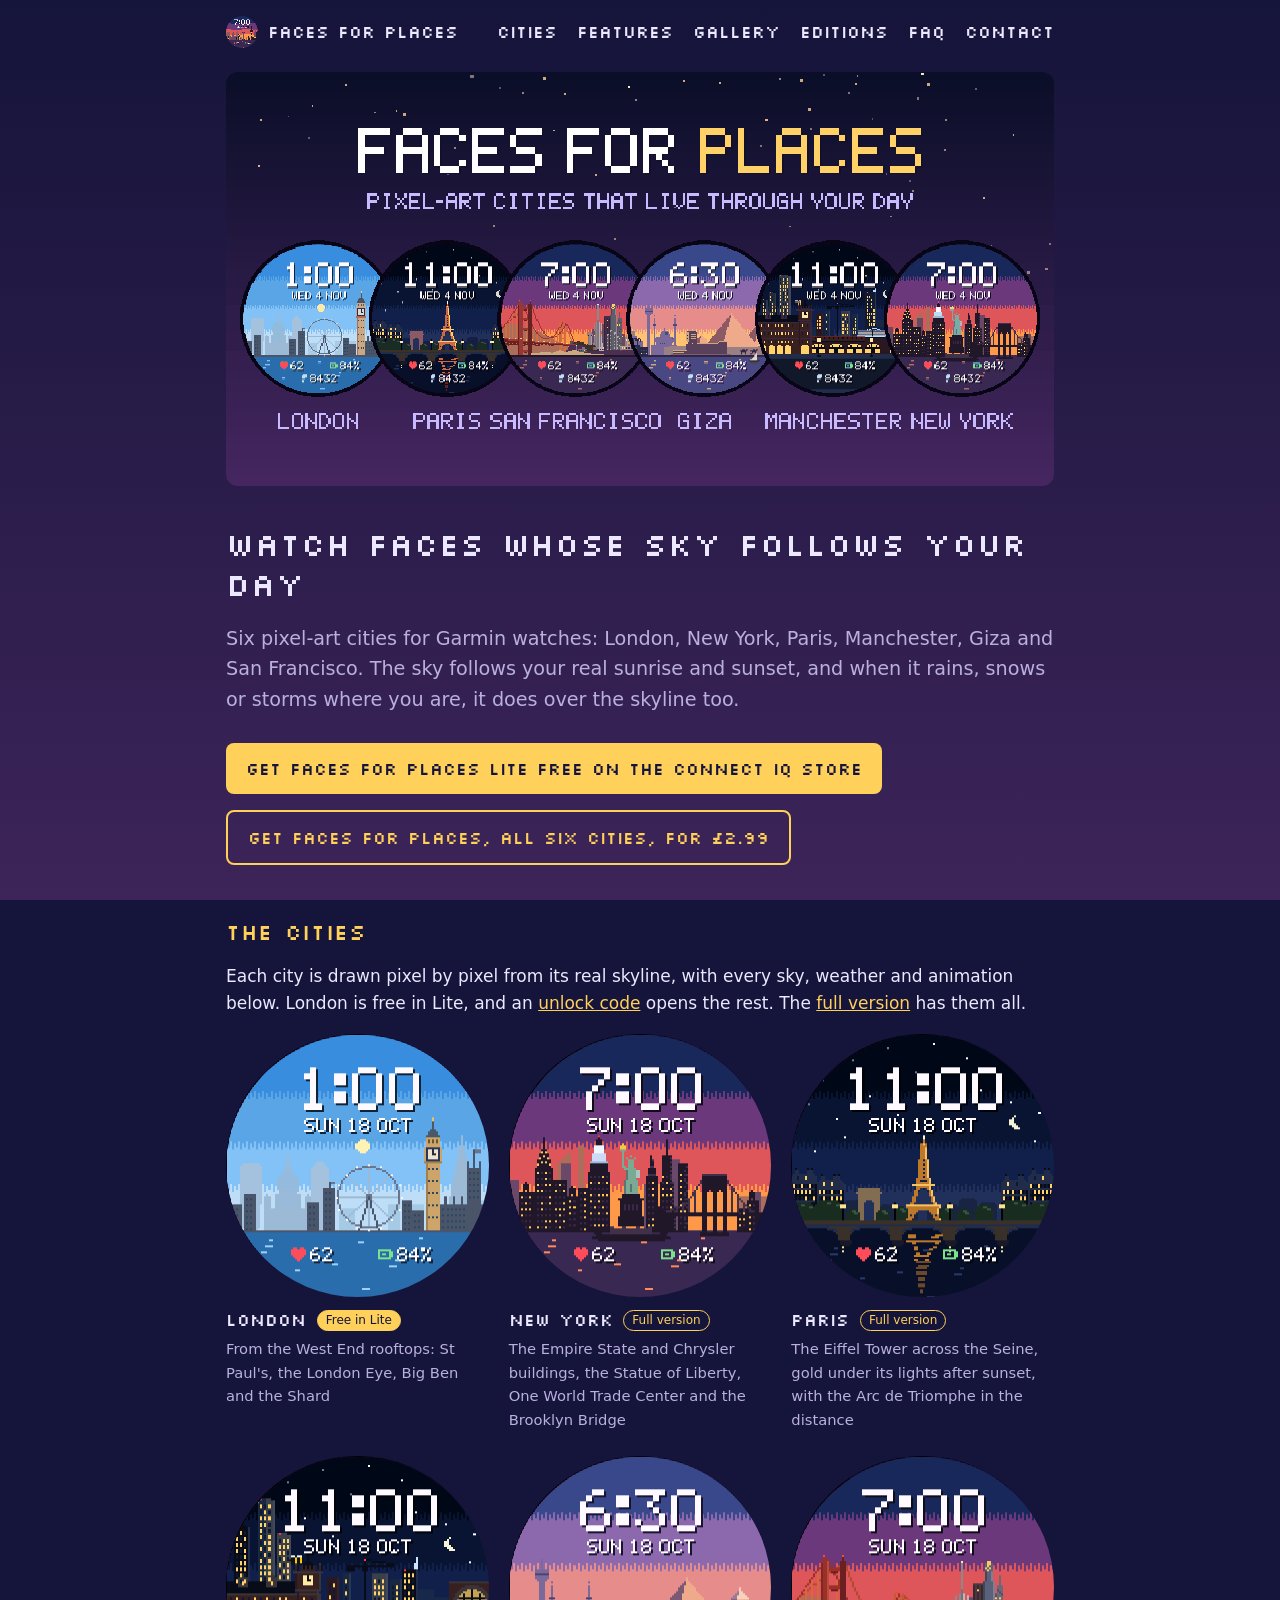
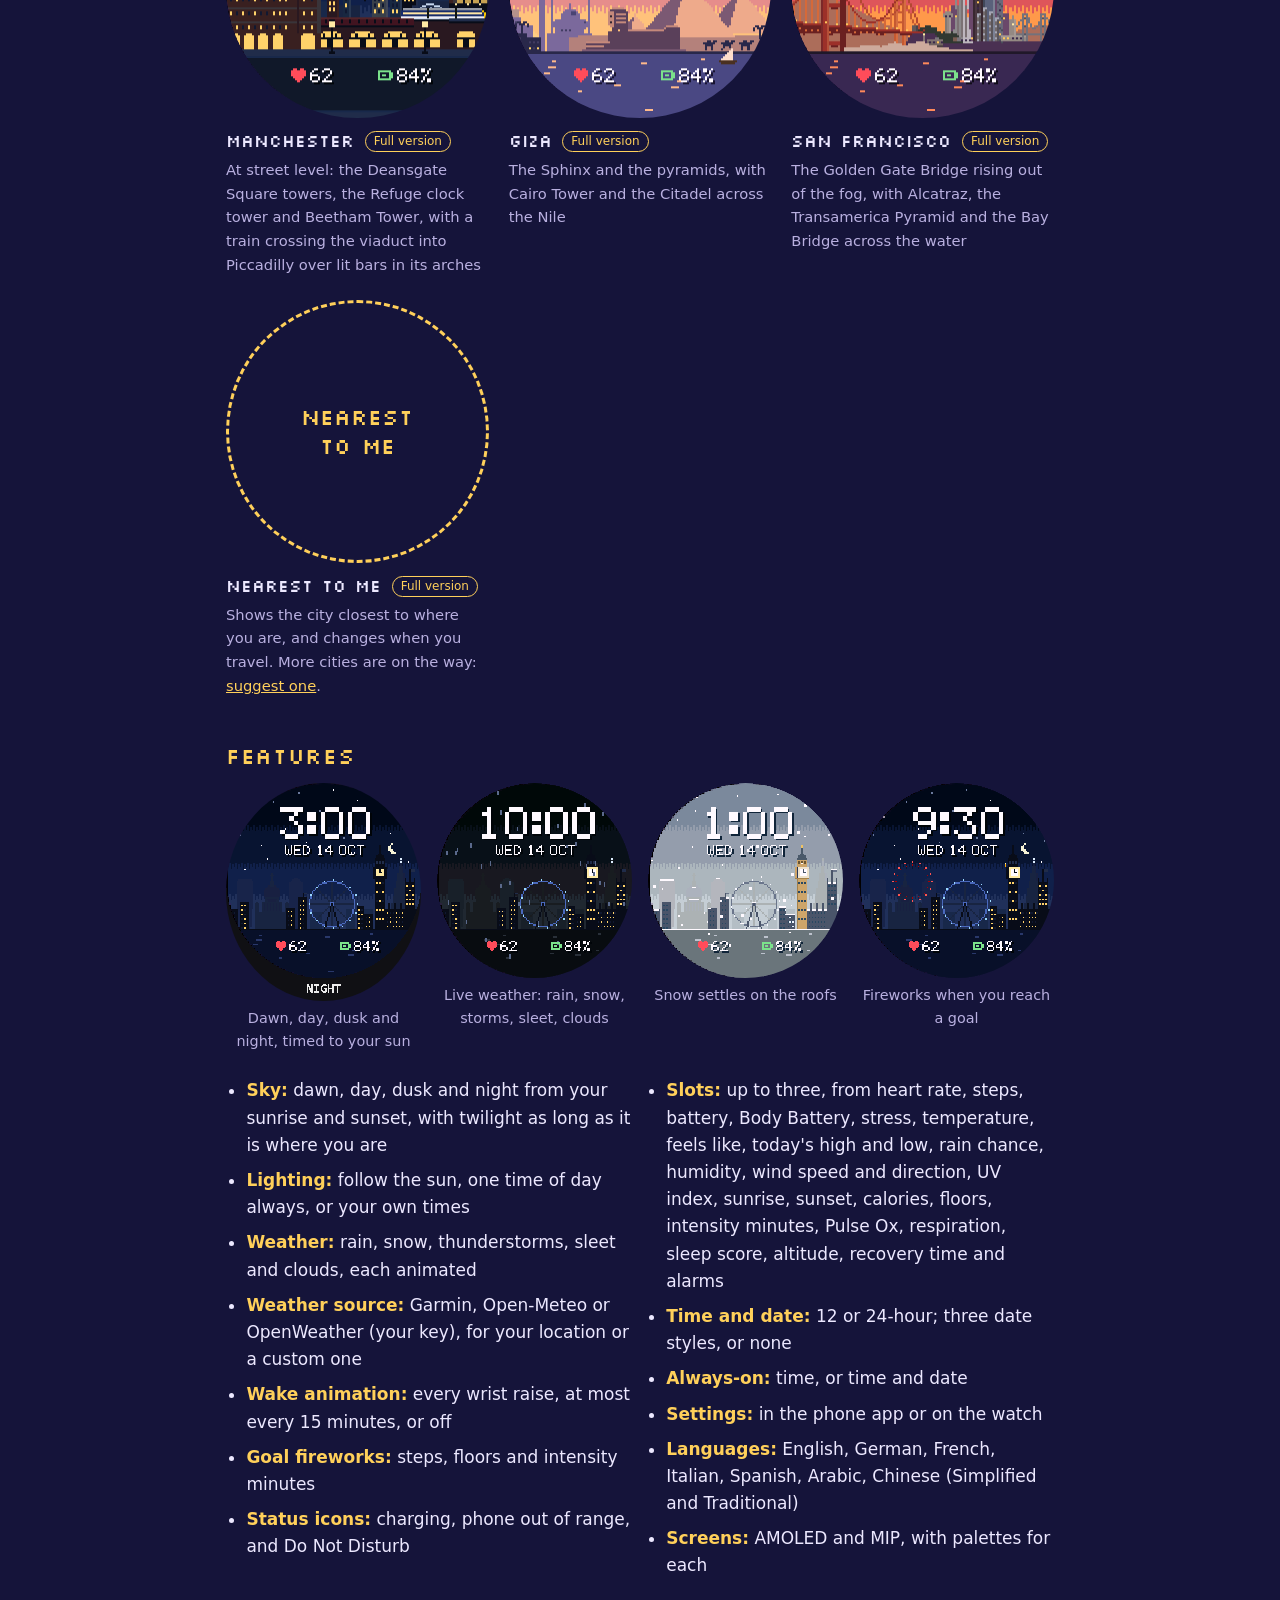
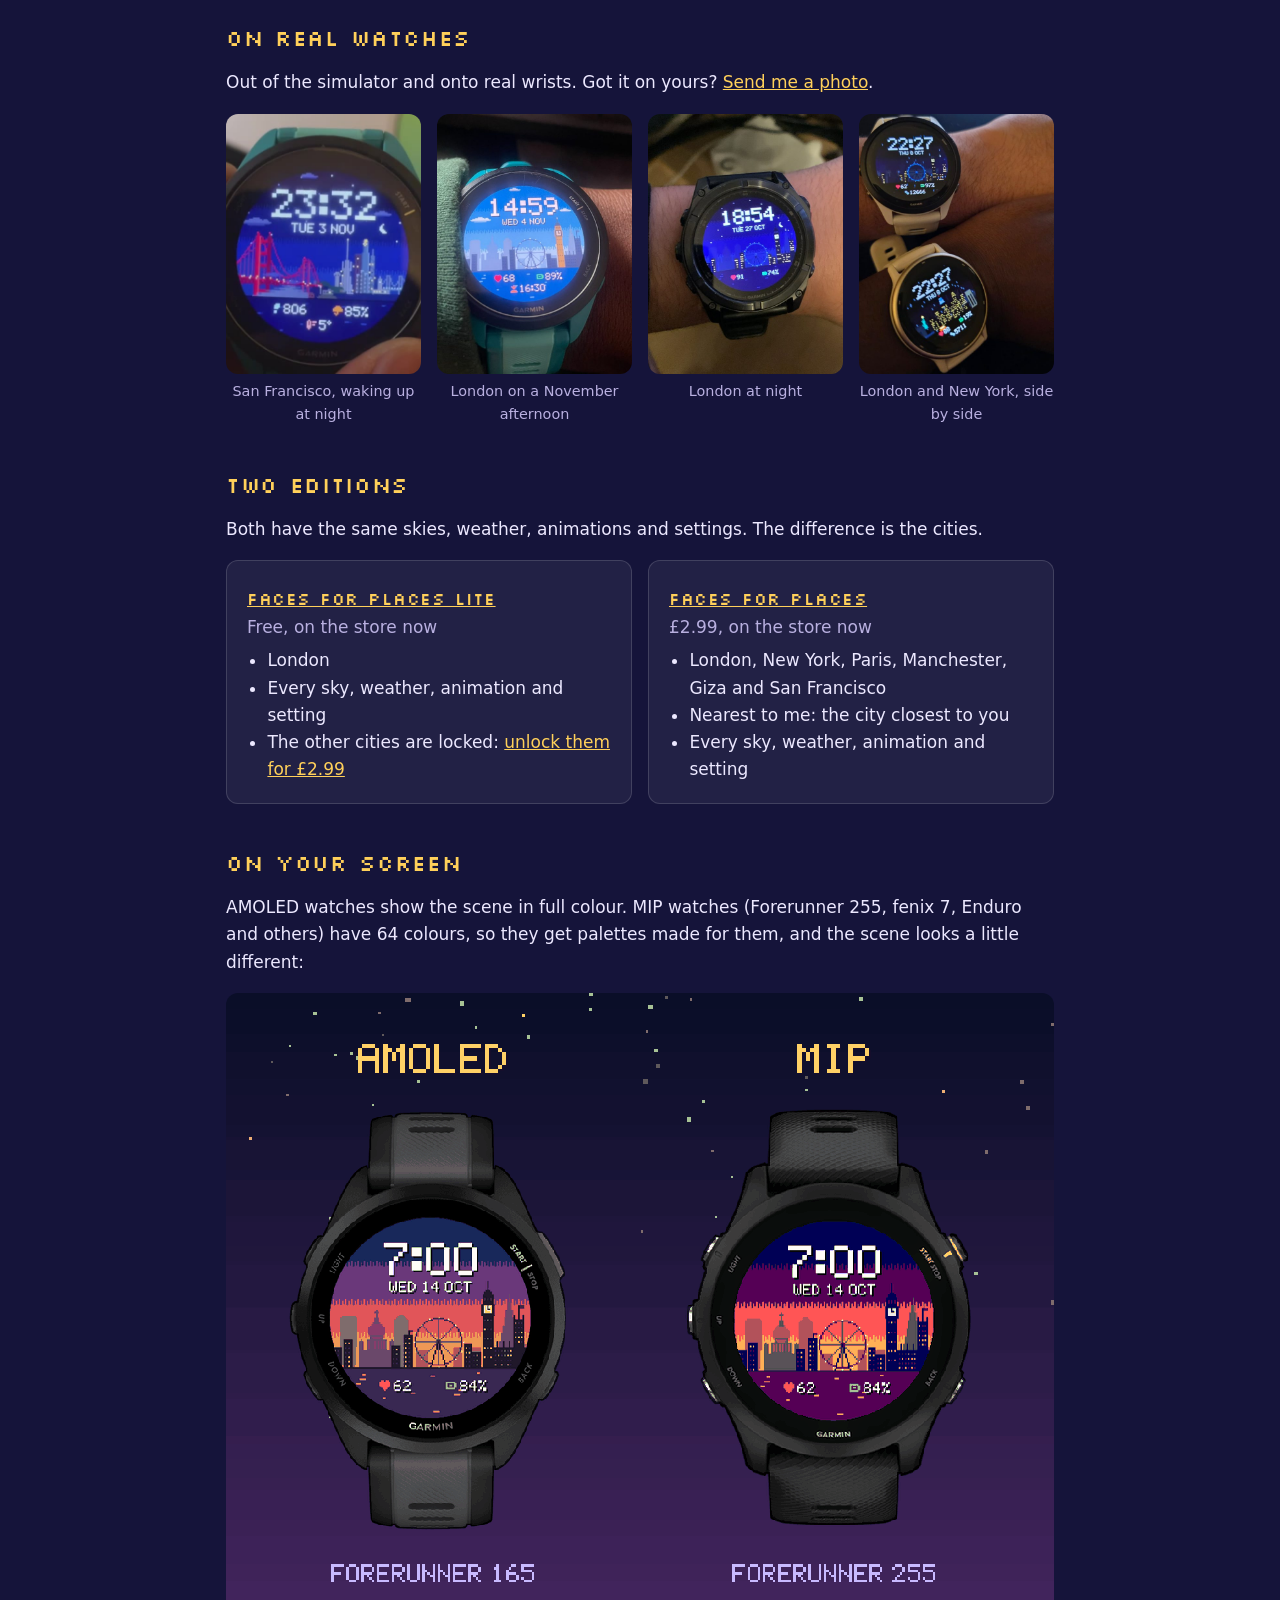
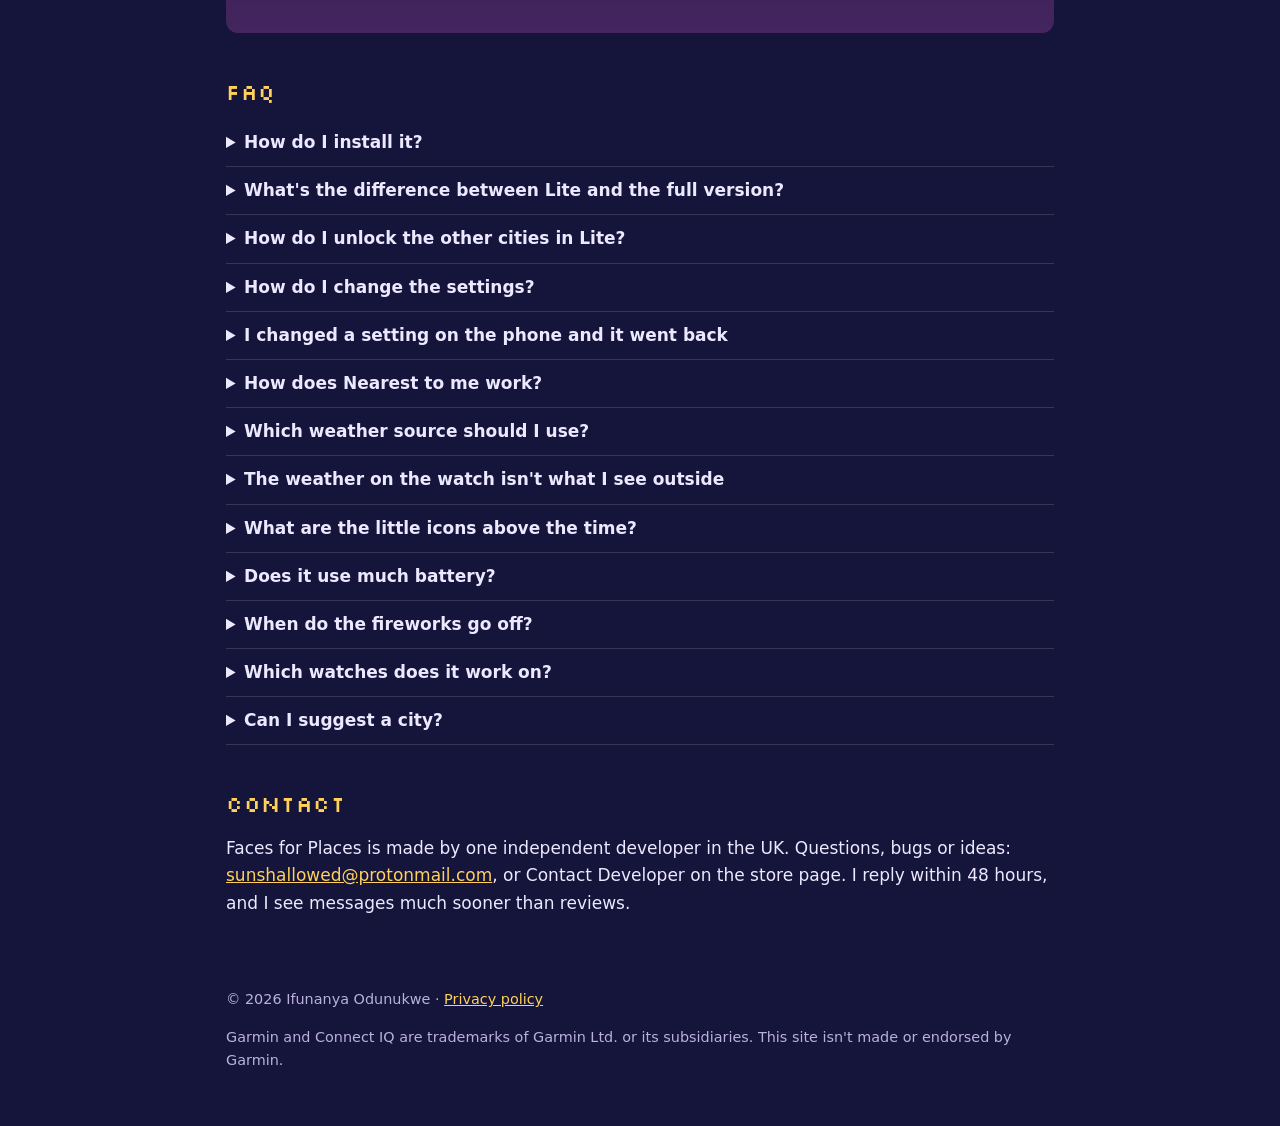
<file: index.html>
<!doctype html>
<html lang="en">
<head>
<meta charset="utf-8">
<meta name="viewport" content="width=device-width, initial-scale=1">
<title>Faces for Places</title>
<meta name="description" content="Pixel-art city watch faces for Garmin watches: London, New York, Paris, Manchester, Giza and San Francisco. The sky follows your real sunrise and sunset, and your local weather: rain, snow, storms, sleet and clouds.">
<meta property="og:title" content="Faces for Places">
<meta property="og:description" content="Six pixel-art cities for your Garmin watch, whose sky follows your day and your weather. Try London free in Faces for Places Lite.">
<meta property="og:image" content="img/hero.png">
<link rel="icon" href="img/cover.png">
<link rel="preconnect" href="https://fonts.googleapis.com">
<link rel="preconnect" href="https://fonts.gstatic.com" crossorigin>
<link href="https://fonts.googleapis.com/css2?family=Silkscreen&display=swap" rel="stylesheet">
<link rel="stylesheet" href="style.css?v=5">
</head>
<body>
<header>
  <nav>
    <a class="home" href="./"><img src="img/cover.png" alt="">Faces for Places</a>
    <a href="#cities">Cities</a>
    <a href="#features">Features</a>
    <a href="#gallery">Gallery</a>
    <a href="#editions">Editions</a>
    <a href="#faq">FAQ</a>
    <a href="#contact">Contact</a>
  </nav>
</header>

<main>
  <img class="hero" src="img/hero.png" width="1440" height="720"
       alt="Faces for Places: London by day, Paris at night, San Francisco at dusk, Giza at dawn, Manchester at night and New York at dusk, each on a round watch face">

  <h1>Watch faces whose sky follows your day</h1>
  <p class="lead">Six pixel-art cities for Garmin watches: London, New York, Paris, Manchester, Giza and San Francisco. The sky
    follows your real sunrise and sunset, and when it rains, snows or storms where you are, it does over the
    skyline too.</p>

  <a class="cta" href="https://apps.garmin.com/apps/ed71a1ea-b74d-4fbb-a06b-3566b06835d3">Get Faces for Places Lite free on the Connect IQ Store</a>
  <a class="cta alt" href="https://apps.garmin.com/apps/3a36def2-1981-4ff5-9061-cf43c717143c">Get Faces for Places, all six cities, for £2.99</a>

  <h2 id="cities">The cities</h2>
  <p>Each city is drawn pixel by pixel from its real skyline, with every sky, weather and animation below.
    London is free in Lite, and an <a href="unlock.html">unlock code</a> opens the rest. The <a href="https://apps.garmin.com/apps/3a36def2-1981-4ff5-9061-cf43c717143c">full version</a> has them all.</p>
  <div class="cities">
    <figure>
      <img src="img/cities/london.png" width="390" height="390" alt="London by day: St Paul's, the London Eye, Big Ben and the Shard">
      <figcaption><b>London</b> <span class="badge free">Free in Lite</span>
        <span class="desc">From the West End rooftops: St Paul's, the London Eye, Big Ben and the Shard</span></figcaption>
    </figure>
    <figure>
      <img src="img/cities/newyork.png" width="390" height="390" alt="New York at dusk: the Statue of Liberty in front of Manhattan and the Brooklyn Bridge">
      <figcaption><b>New York</b> <span class="badge">Full version</span>
        <span class="desc">The Empire State and Chrysler buildings, the Statue of Liberty, One World Trade Center and the Brooklyn Bridge</span></figcaption>
    </figure>
    <figure>
      <img src="img/cities/paris.png" width="390" height="390" alt="Paris at night: the Eiffel Tower lit gold, reflected in the Seine">
      <figcaption><b>Paris</b> <span class="badge">Full version</span>
        <span class="desc">The Eiffel Tower across the Seine, gold under its lights after sunset, with the Arc de Triomphe in the distance</span></figcaption>
    </figure>
    <figure>
      <img src="img/cities/manchester.png" width="390" height="390" alt="Manchester at night: towers, a clock tower, and lit bars under a railway viaduct">
      <figcaption><b>Manchester</b> <span class="badge">Full version</span>
        <span class="desc">At street level: the Deansgate Square towers, the Refuge clock tower and Beetham Tower, with a train crossing
        the viaduct into Piccadilly over lit bars in its arches</span></figcaption>
    </figure>
    <figure>
      <img src="img/cities/giza.png" width="390" height="390" alt="Giza at dawn: the Sphinx and the pyramids, Cairo Tower across the Nile">
      <figcaption><b>Giza</b> <span class="badge">Full version</span>
        <span class="desc">The Sphinx and the pyramids, with Cairo Tower and the Citadel across the Nile</span></figcaption>
    </figure>
    <figure>
      <img src="img/cities/sanfrancisco.png" width="390" height="390" alt="San Francisco at dusk: the Golden Gate Bridge rising out of the fog, with the city and the Bay Bridge across the water">
      <figcaption><b>San Francisco</b> <span class="badge">Full version</span>
        <span class="desc">The Golden Gate Bridge rising out of the fog, with Alcatraz, the Transamerica Pyramid and the Bay Bridge across the water</span></figcaption>
    </figure>
    <figure>
      <div class="more"><span>Nearest<br>to me</span></div>
      <figcaption><b>Nearest to me</b> <span class="badge">Full version</span>
        <span class="desc">Shows the city closest to where you are, and changes when you travel. More cities are on the way:
        <a href="#contact">suggest one</a>.</span></figcaption>
    </figure>
  </div>

  <h2 id="features">Features</h2>
  <div class="gallery">
    <figure><img src="img/daycycle.gif" width="390" height="390" alt="London's sky through a whole day"><figcaption>Dawn, day, dusk and night, timed to your sun</figcaption></figure>
    <figure><img src="img/storm.gif" width="390" height="390" alt="A thunderstorm over London with lightning"><figcaption>Live weather: rain, snow, storms, sleet, clouds</figcaption></figure>
    <figure><img src="img/snow.gif" width="390" height="390" alt="Snow falling and settling on London's roofs"><figcaption>Snow settles on the roofs</figcaption></figure>
    <figure><img src="img/fireworks.gif" width="390" height="390" alt="Fireworks over London"><figcaption>Fireworks when you reach a goal</figcaption></figure>
  </div>

  <ul class="features">
    <li><b>Sky:</b> dawn, day, dusk and night from your sunrise and sunset, with twilight as long as it is where you are</li>
    <li><b>Lighting:</b> follow the sun, one time of day always, or your own times</li>
    <li><b>Weather:</b> rain, snow, thunderstorms, sleet and clouds, each animated</li>
    <li><b>Weather source:</b> Garmin, Open-Meteo or OpenWeather (your key), for your location or a custom one</li>
    <li><b>Wake animation:</b> every wrist raise, at most every 15 minutes, or off</li>
    <li><b>Goal fireworks:</b> steps, floors and intensity minutes</li>
    <li><b>Status icons:</b> charging, phone out of range, and Do Not Disturb</li>
    <li><b>Slots:</b> up to three, from heart rate, steps, battery, Body Battery, stress, temperature, feels like,
      today's high and low, rain chance, humidity, wind speed and direction, UV index, sunrise, sunset, calories, floors, intensity minutes, Pulse Ox, respiration, sleep score, altitude, recovery
      time and alarms</li>
    <li><b>Time and date:</b> 12 or 24-hour; three date styles, or none</li>
    <li><b>Always-on:</b> time, or time and date</li>
    <li><b>Settings:</b> in the phone app or on the watch</li>
    <li><b>Languages:</b> English, German, French, Italian, Spanish, Arabic, Chinese (Simplified and Traditional)</li>
    <li><b>Screens:</b> AMOLED and MIP, with palettes for each</li>
  </ul>

  <h2 id="gallery">On real watches</h2>
  <p>Out of the simulator and onto real wrists. Got it on yours?
    <a href="mailto:sunshallowed@protonmail.com">Send me a photo</a>.</p>
  <div class="wrists">
    <figure>
      <video src="img/wrists/sanfrancisco-wake.mp4" poster="img/wrists/sanfrancisco-wake.jpg" width="420" height="560"
             autoplay muted loop playsinline aria-label="A watch held up to the camera lights up with San Francisco at night: the Golden Gate Bridge and the city's towers"></video>
      <figcaption>San Francisco, waking up at night</figcaption>
    </figure>
    <figure>
      <img src="img/wrists/london-day.jpg" width="600" height="800" loading="lazy"
           alt="London by day on a watch with a teal strap, worn on a wrist in front of a keyboard">
      <figcaption>London on a November afternoon</figcaption>
    </figure>
    <figure>
      <img src="img/wrists/london-night.jpg" width="600" height="800" loading="lazy"
           alt="London at night, the Eye and Big Ben lit up, on a large black watch worn on a wrist">
      <figcaption>London at night</figcaption>
    </figure>
    <figure>
      <img src="img/wrists/london-newyork.jpg" width="600" height="800" loading="lazy"
           alt="Two people hold their wrists together at night: one watch shows London, the other New York">
      <figcaption>London and New York, side by side</figcaption>
    </figure>
  </div>

  <h2 id="editions">Two editions</h2>
  <p>Both have the same skies, weather, animations and settings. The difference is the cities.</p>
  <div class="cards">
    <div class="card">
      <h3><a href="https://apps.garmin.com/apps/ed71a1ea-b74d-4fbb-a06b-3566b06835d3">Faces for Places Lite</a></h3>
      <p class="price">Free, on the store now</p>
      <ul>
        <li>London</li>
        <li>Every sky, weather, animation and setting</li>
        <li>The other cities are locked: <a href="unlock.html">unlock them for £2.99</a></li>
      </ul>
    </div>
    <div class="card">
      <h3><a href="https://apps.garmin.com/apps/3a36def2-1981-4ff5-9061-cf43c717143c">Faces for Places</a></h3>
      <p class="price">£2.99, on the store now</p>
      <ul>
        <li>London, New York, Paris, Manchester, Giza and San Francisco</li>
        <li>Nearest to me: the city closest to you</li>
        <li>Every sky, weather, animation and setting</li>
      </ul>
    </div>
  </div>

  <h2>On your screen</h2>
  <p>AMOLED watches show the scene in full colour. MIP watches (Forerunner 255, fenix 7, Enduro and others) have 64
    colours, so they get palettes made for them, and the scene looks a little different:</p>
  <img class="wide" src="img/watches-pair.png" width="978" height="756"
       alt="The face on a Forerunner 165 (AMOLED) and a Forerunner 255 (MIP)">

  <h2 id="faq">FAQ</h2>

  <details>
    <summary>How do I install it?</summary>
    <p>In the Connect IQ Store app on your phone, search for "Faces for Places", choose Install, and it goes to your
      watch at the next sync. On the watch, pick it like any other watch face. When it asks, allow location: it picks
      your sunrise, sunset and weather (see <a href="privacy.html">Privacy</a>).</p>
  </details>

  <details>
    <summary>What's the difference between Lite and the full version?</summary>
    <p>Only the cities. Lite is free and has London, with every sky, weather, animation and setting. The full
      version (£2.99) adds New York, Paris, Manchester, Giza and San Francisco, and Nearest to me. Try Lite first to
      see how it looks on your watch. You can also <a href="unlock.html">unlock everything in Lite</a> for the same
      price.</p>
  </details>

  <details>
    <summary>How do I unlock the other cities in Lite?</summary>
    <p>Find the watch code in Lite's settings (on the watch: Customise, first row), enter it on the
      <a href="unlock.html">unlock page</a> and pay £2.99. You get an unlock code to enter in Lite's settings on your
      phone, and every city opens on that watch. A code only works on the watch it was made for. You can get a refund
      within 48 hours by emailing me.</p>
  </details>

  <details>
    <summary>How do I change the settings?</summary>
    <p>On the phone: in the Connect IQ Store app, open the face under your watch's watch faces and choose Settings.
      On the watch: open the watch face's menu and choose Customise. Both have the same settings in the same order:
      the everyday ones first, then Display and battery, Sky and lighting, and Weather source.</p>
  </details>

  <details>
    <summary>I changed a setting on the phone and it went back</summary>
    <p>Garmin's phone app can lose a change made inside a section (Display and battery, Sky and lighting, Weather
      source) if you go back without saving. Press Save before leaving the section, or change it on the watch
      (Customise), which always keeps it.</p>
  </details>

  <details>
    <summary>How does Nearest to me work?</summary>
    <p>In the full version, Nearest to me (the default Place) shows whichever city is closest to you, using your
      phone's location or the watch's last GPS fix. It checks again when you raise your wrist, so it changes when
      you travel. Pick a city under Place to keep that one.</p>
  </details>

  <details>
    <summary>Which weather source should I use?</summary>
    <ul>
      <li><b>Garmin</b> (the default): uses the least battery, and works with the phone away for a while. It's said to not be as accurate as the others though</li>
      <li><b>Open-Meteo</b>: free, nothing to set up.</li>
      <li><b>OpenWeather</b>: needs your own free API key from
        <a href="https://openweathermap.org/">openweathermap.org</a>, typed into the OpenWeather API key setting.
        A new key can take a few hours to start working.</li>
    </ul>
    <p>The web sources are fetched through your phone every 15, 30 or 60 minutes, as you choose, so the phone needs
      to be nearby with Bluetooth on.</p>
    <p>OpenWeather's free service has no rain chance, UV index or high and low, so with it those slots show
      Garmin's. With a custom location they show <b>--</b> instead, as Garmin's weather is only for where you are.</p>
  </details>

  <details>
    <summary>The weather on the watch isn't what I see outside</summary>
    <p>Weather reaches the watch through your phone, so it can be a little behind, and Garmin's reading comes from a
      nearby weather station. A web reading more than 6 hours old stops showing rain. If it's often wrong for
      you, try another weather source.</p>
  </details>

  <details>
    <summary>What are the little icons above the time?</summary>
    <p>A plug means the watch is charging. A crossed-out phone means your phone is out of range, so the weather won't
      update until it's back. A moon means Do Not Disturb is on. You can turn any of them off under Display and
      battery.</p>
  </details>

  <details>
    <summary>Does it use much battery?</summary>
    <p>The defaults (Garmin weather for where you are) use the least. Web weather, a custom weather location and
      the wake animation on every wrist raise use more; the settings mark them with "more battery".</p>
  </details>

  <details>
    <summary>When do the fireworks go off?</summary>
    <p>The next time you raise your wrist after reaching your step or floors goal (once a day each) or your
      intensity-minutes goal (once a week). You can turn them off in the settings.</p>
  </details>

  <details>
    <summary>Which watches does it work on?</summary>
    <p>Round Garmin watches with Connect IQ 5 or 6 (Forerunner, fenix, epix, Enduro, Venu, vivoactive, Instinct
      AMOLED and others), plus the Venu Sq 2 and Venu X1. The store page lists every model. The Venu 2, 2S, 2 Plus,
      Venu Sq 2, Sq 2 Music and D2 Air X10 have the first five cities: they don't have room for San Francisco.</p>
  </details>

  <details>
    <summary>Can I suggest a city?</summary>
    <p>Yes, please! Leave a review on the store page or email me. More cities are on the way.</p>
  </details>

  <h2 id="contact">Contact</h2>
  <p>Faces for Places is made by one independent developer in the UK. Questions, bugs or ideas:
    <a href="mailto:sunshallowed@protonmail.com">sunshallowed@protonmail.com</a>, or Contact Developer on the store
    page. I reply within 48 hours, and I see messages much sooner than reviews.</p>
</main>

<footer>
  <p>© 2026 Ifunanya Odunukwe · <a href="privacy.html">Privacy policy</a></p>
  <p>Garmin and Connect IQ are trademarks of Garmin Ltd. or its subsidiaries. This site isn't made or endorsed by Garmin.</p>
</footer>
</body>
</html>
</file>
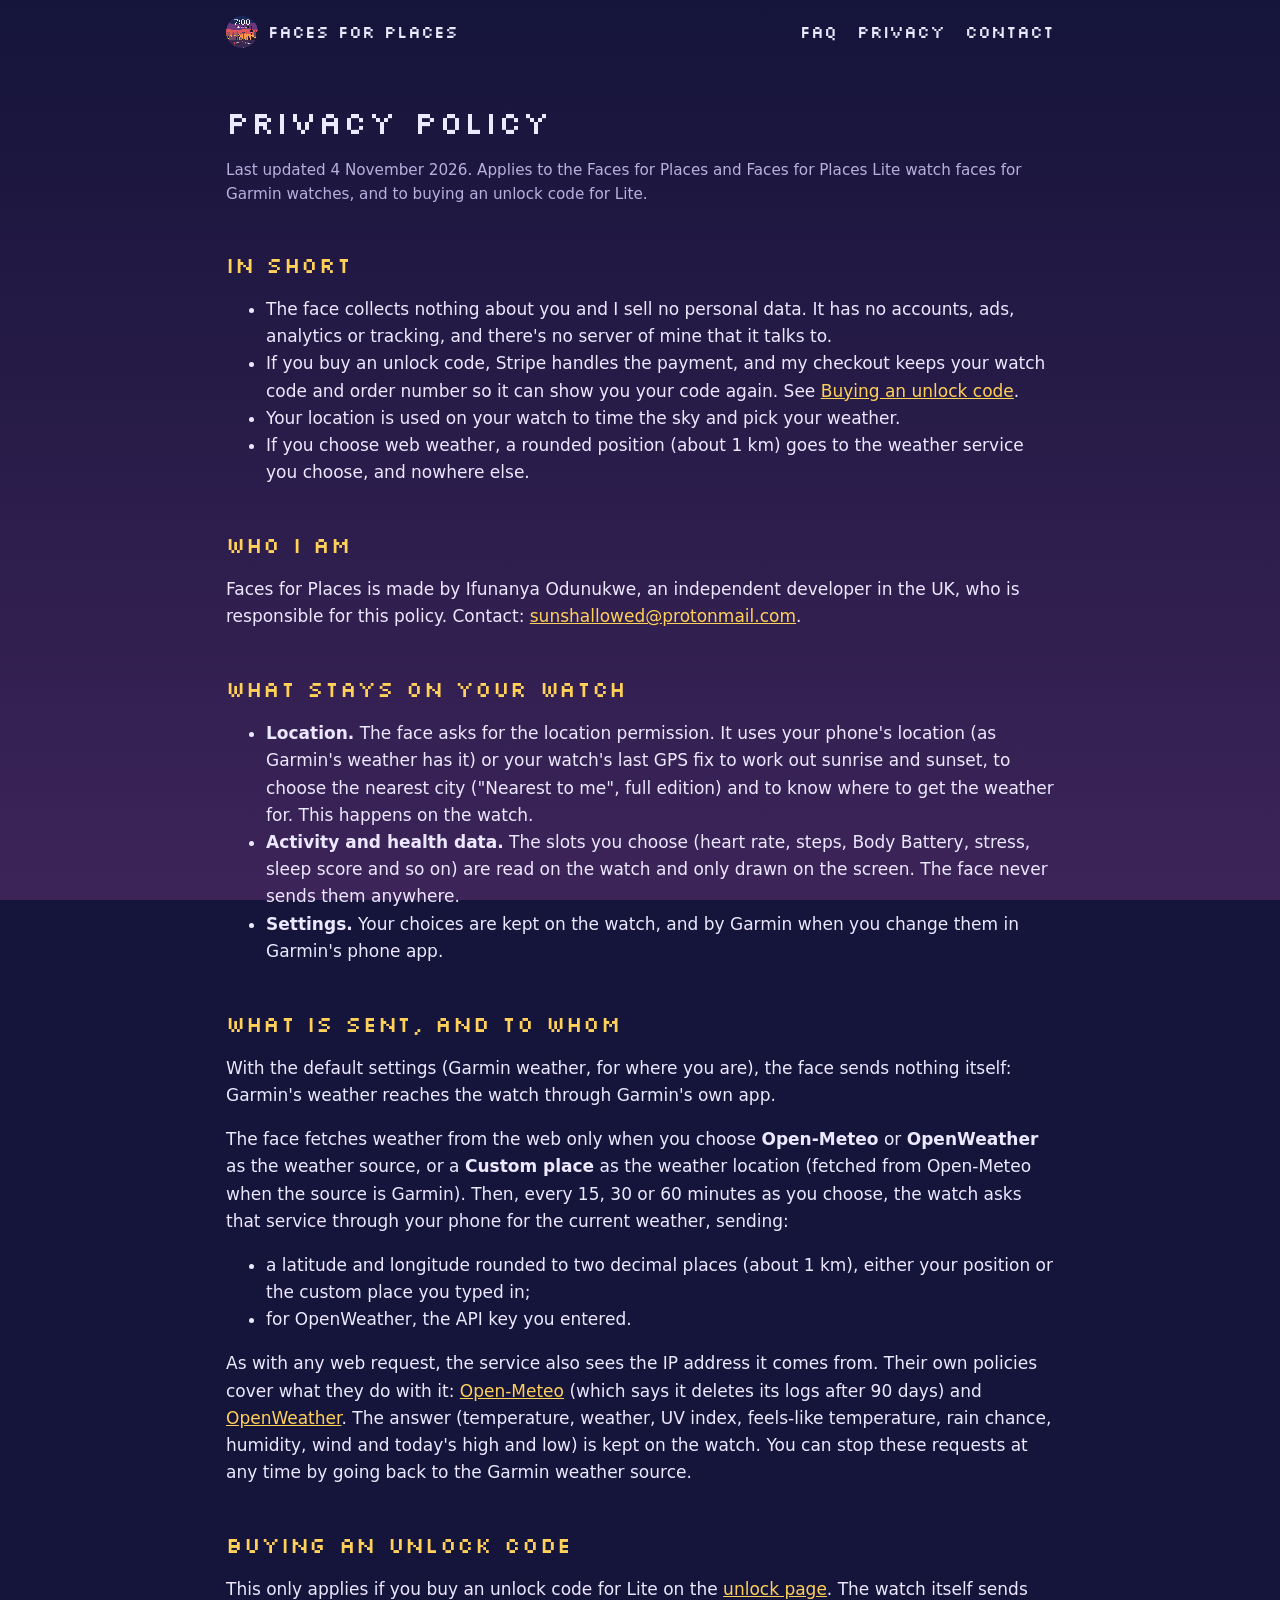
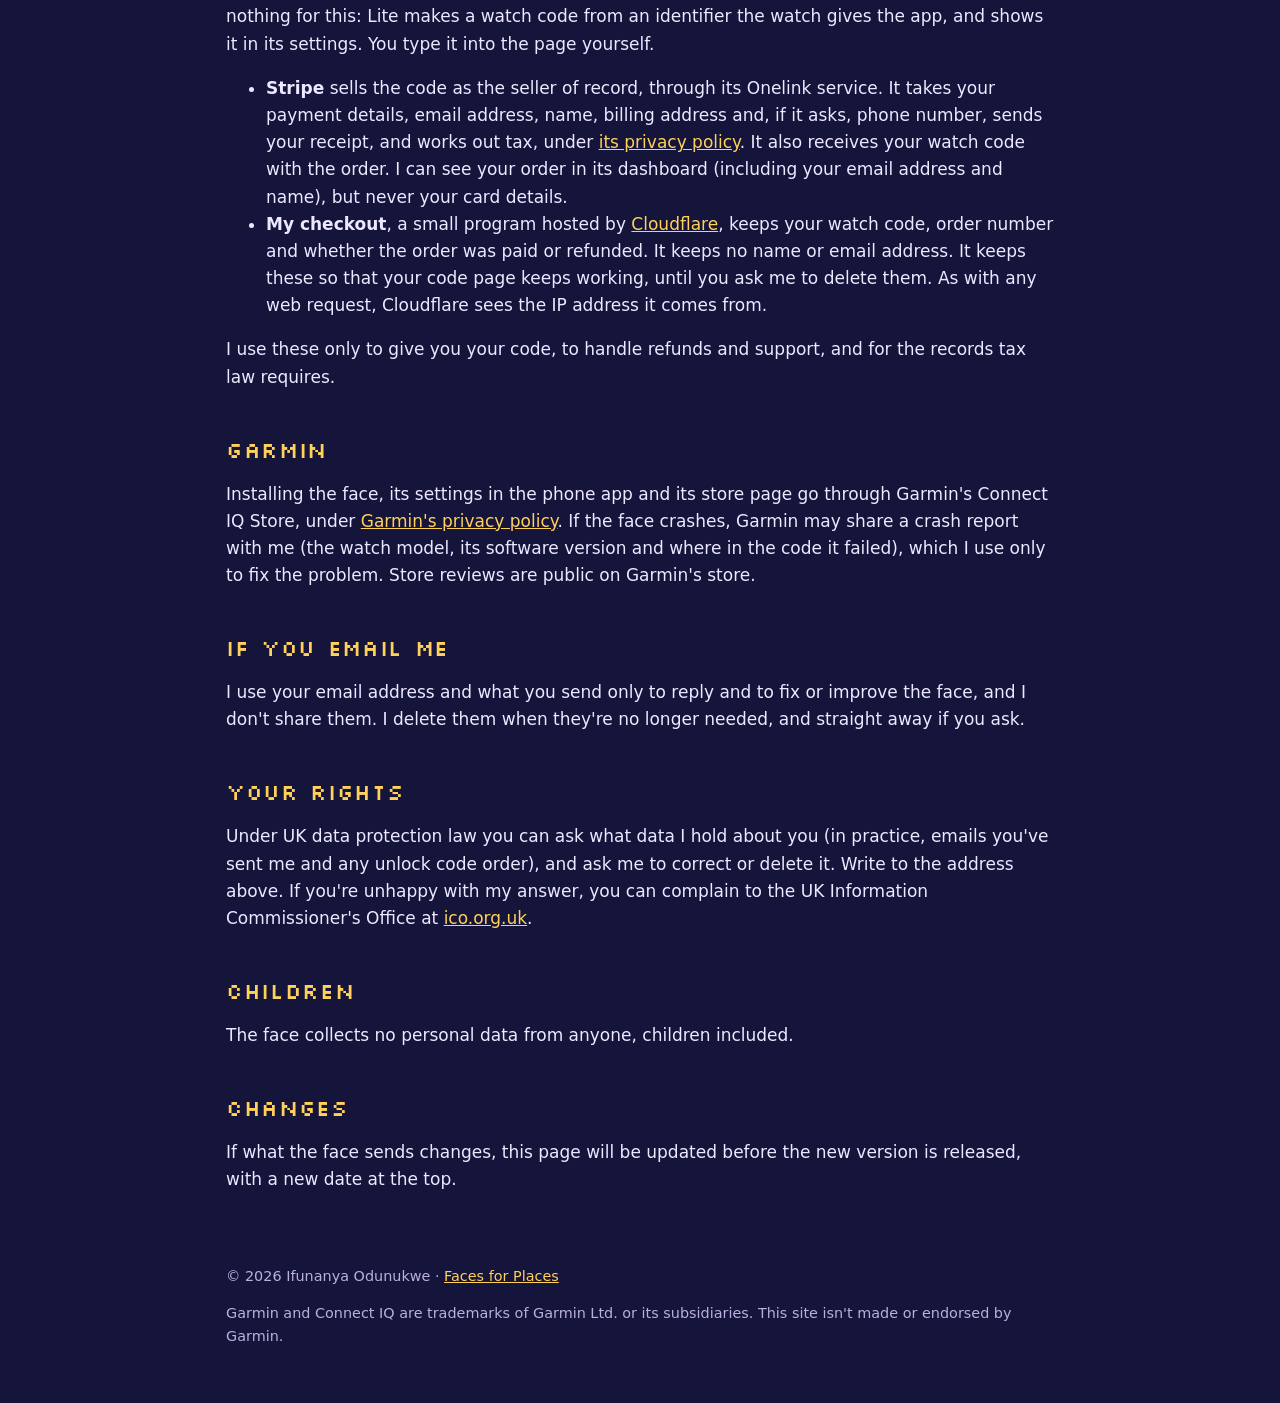
<file: privacy.html>
<!doctype html>
<html lang="en">
<head>
<meta charset="utf-8">
<meta name="viewport" content="width=device-width, initial-scale=1">
<title>Privacy Policy · Faces for Places</title>
<meta name="description" content="Privacy policy for the Faces for Places and Faces for Places Lite watch faces.">
<link rel="icon" href="img/cover.png">
<link rel="preconnect" href="https://fonts.googleapis.com">
<link rel="preconnect" href="https://fonts.gstatic.com" crossorigin>
<link href="https://fonts.googleapis.com/css2?family=Silkscreen&display=swap" rel="stylesheet">
<link rel="stylesheet" href="style.css?v=5">
</head>
<body>
<header>
  <nav>
    <a class="home" href="./"><img src="img/cover.png" alt="">Faces for Places</a>
    <a href="./#faq">FAQ</a>
    <a href="privacy.html">Privacy</a>
    <a href="./#contact">Contact</a>
  </nav>
</header>

<main>
  <h1>Privacy policy</h1>
  <p class="note">Last updated 4 November 2026. Applies to the Faces for Places and Faces for Places Lite watch
    faces for Garmin watches, and to buying an unlock code for Lite.</p>

  <h2>In short</h2>
  <ul>
    <li>The face collects nothing about you and I sell no personal data. It has no accounts, ads, analytics or
      tracking, and there's no server of mine that it talks to.</li>
    <li>If you buy an unlock code, Stripe handles the payment, and my checkout keeps your watch code and
      order number so it can show you your code again. See <a href="#unlock">Buying an unlock code</a>.</li>
    <li>Your location is used on your watch to time the sky and pick your weather.</li>
    <li>If you choose web weather, a rounded position (about 1 km) goes to the weather service you choose, and
      nowhere else.</li>
  </ul>

  <h2>Who I am</h2>
  <p>Faces for Places is made by Ifunanya Odunukwe, an independent developer in the UK, who is responsible for this
    policy. Contact: <a href="mailto:sunshallowed@protonmail.com">sunshallowed@protonmail.com</a>.</p>

  <h2>What stays on your watch</h2>
  <ul>
    <li><b>Location.</b> The face asks for the location permission. It uses your phone's location (as Garmin's
      weather has it) or your watch's last GPS fix to work out sunrise and sunset, to choose the nearest city
      ("Nearest to me", full edition) and to know where to get the weather for. This happens on the watch.</li>
    <li><b>Activity and health data.</b> The slots you choose (heart rate, steps, Body Battery, stress, sleep score
      and so on) are read on the watch and only drawn on the screen. The face never sends them anywhere.</li>
    <li><b>Settings.</b> Your choices are kept on the watch, and by Garmin when you change them in Garmin's phone
      app.</li>
  </ul>

  <h2>What is sent, and to whom</h2>
  <p>With the default settings (Garmin weather, for where you are), the face sends nothing itself: Garmin's weather
    reaches the watch through Garmin's own app.</p>
  <p>The face fetches weather from the web only when you choose <b>Open-Meteo</b> or <b>OpenWeather</b> as the
    weather source, or a <b>Custom place</b> as the weather location (fetched from Open-Meteo when the source is Garmin). Then, every 15, 30 or
    60 minutes as you choose, the watch asks that service through your phone for the current weather, sending:</p>
  <ul>
    <li>a latitude and longitude rounded to two decimal places (about 1 km), either your position or the custom
      place you typed in;</li>
    <li>for OpenWeather, the API key you entered.</li>
  </ul>
  <p>As with any web request, the service also sees the IP address it comes from. Their own policies cover what they
    do with it:
    <a href="https://open-meteo.com/en/terms">Open-Meteo</a> (which says it deletes its logs after 90 days) and
    <a href="https://openweather.co.uk/privacy-policy">OpenWeather</a>. The answer (temperature, weather, UV
    index, feels-like temperature, rain chance, humidity, wind and today's high and low) is kept on the watch. You can stop these requests at any time by going back to the Garmin weather
    source.</p>

  <h2 id="unlock">Buying an unlock code</h2>
  <p>This only applies if you buy an unlock code for Lite on the <a href="unlock.html">unlock page</a>. The watch
    itself sends nothing for this: Lite makes a watch code from an identifier the watch gives the app, and shows it in
    its settings. You type it into the page yourself.</p>
  <ul>
    <li><b>Stripe</b> sells the code as the seller of record, through its Onelink service. It takes your payment
      details, email address, name, billing address and, if it asks, phone number, sends your receipt, and works out
      tax, under <a href="https://stripe.com/privacy">its privacy policy</a>. It also receives your watch code with
      the order. I can see your order in its dashboard (including your email address and name), but never your card
      details.</li>
    <li><b>My checkout</b>, a small program hosted by
      <a href="https://www.cloudflare.com/privacypolicy/">Cloudflare</a>, keeps your watch code, order number and
      whether the order was paid or refunded. It keeps no name or email address. It keeps these so that your code
      page keeps working, until you ask me to delete them. As with any web request, Cloudflare sees the IP
      address it comes from.</li>
  </ul>
  <p>I use these only to give you your code, to handle refunds and support, and for the records tax law requires.</p>

  <h2>Garmin</h2>
  <p>Installing the face, its settings in the phone app and its store page go through Garmin's Connect IQ Store,
    under <a href="https://www.garmin.com/en-GB/privacy/connect/">Garmin's privacy policy</a>. If the face crashes,
    Garmin may share a crash report with me (the watch model, its software version and where in the code it
    failed), which I use only to fix the problem. Store reviews are public on Garmin's store.</p>

  <h2>If you email me</h2>
  <p>I use your email address and what you send only to reply and to fix or improve the face, and I don't share
    them. I delete them when they're no longer needed, and straight away if you ask.</p>

  <h2>Your rights</h2>
  <p>Under UK data protection law you can ask what data I hold about you (in practice, emails you've sent me and any
    unlock code order), and ask me to correct or delete it. Write to the address above. If you're unhappy with my answer, you can
    complain to the UK Information Commissioner's Office at <a href="https://ico.org.uk/">ico.org.uk</a>.</p>

  <h2>Children</h2>
  <p>The face collects no personal data from anyone, children included.</p>

  <h2>Changes</h2>
  <p>If what the face sends changes, this page will be updated before the new version is released, with a new date
    at the top.</p>
</main>

<footer>
  <p>© 2026 Ifunanya Odunukwe · <a href="./">Faces for Places</a></p>
  <p>Garmin and Connect IQ are trademarks of Garmin Ltd. or its subsidiaries. This site isn't made or endorsed by Garmin.</p>
</footer>
</body>
</html>
</file>
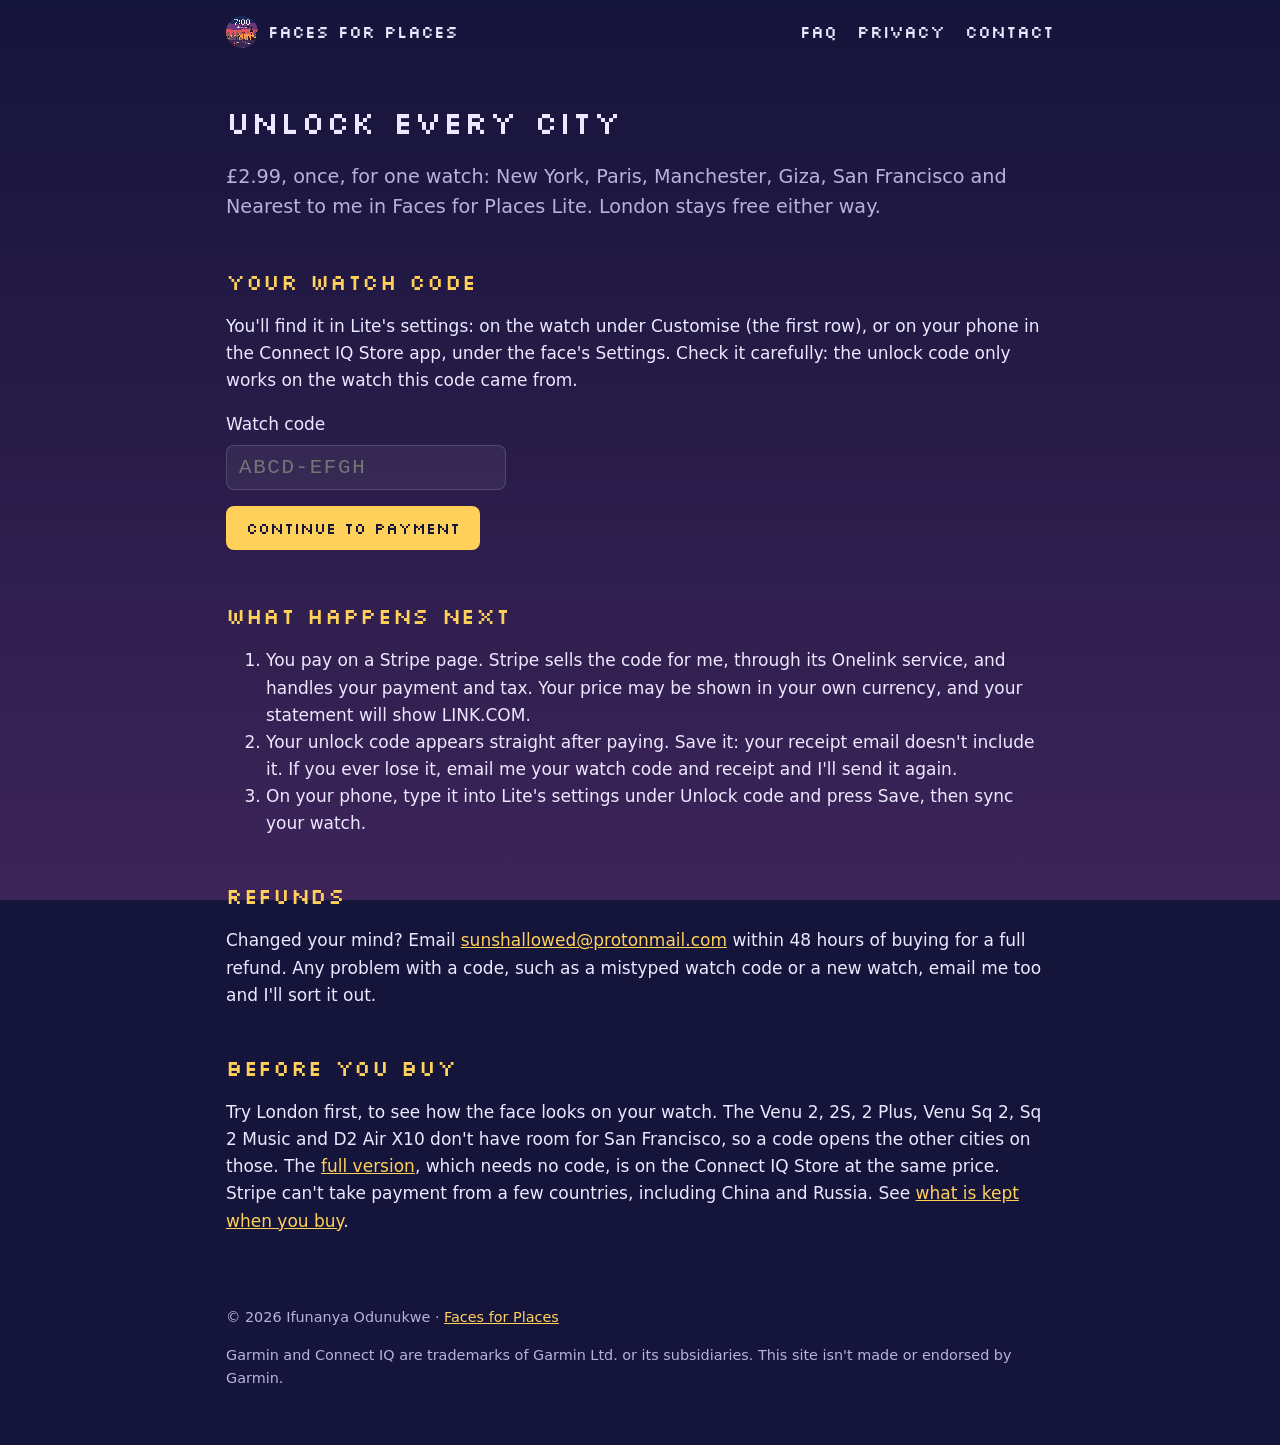
<file: unlock.html>
<!doctype html>
<html lang="en">
<head>
<meta charset="utf-8">
<meta name="viewport" content="width=device-width, initial-scale=1">
<title>Unlock every city · Faces for Places</title>
<meta name="description" content="Unlock New York, Paris, Manchester, Giza, San Francisco and Nearest to me in Faces for Places Lite for £2.99.">
<link rel="icon" href="img/cover.png">
<link rel="preconnect" href="https://fonts.googleapis.com">
<link rel="preconnect" href="https://fonts.gstatic.com" crossorigin>
<link href="https://fonts.googleapis.com/css2?family=Silkscreen&display=swap" rel="stylesheet">
<link rel="stylesheet" href="style.css?v=5">
</head>
<body>
<header>
  <nav>
    <a class="home" href="./"><img src="img/cover.png" alt="">Faces for Places</a>
    <a href="./#faq">FAQ</a>
    <a href="privacy.html">Privacy</a>
    <a href="./#contact">Contact</a>
  </nav>
</header>

<main>
  <h1>Unlock every city</h1>
  <p class="lead">£2.99, once, for one watch: New York, Paris, Manchester, Giza, San Francisco and Nearest to me in
    Faces for Places Lite. London stays free either way.</p>

  <h2>Your watch code</h2>
  <p>You'll find it in Lite's settings: on the watch under Customise (the first row), or on your phone in the Connect
    IQ Store app, under the face's Settings. Check it carefully: the unlock code only works on the watch this code
    came from.</p>
  <form method="post" action="https://faces-for-places-unlock.faces-for-places-unlock.workers.dev/checkout">
    <label class="field">Watch code
      <input name="watch" required autocomplete="off" autocapitalize="characters" spellcheck="false"
             placeholder="ABCD-EFGH" pattern="[0-9A-Za-z\- ]{8,12}" maxlength="12"
             title="8 letters and digits, like ABCD-EFGH">
    </label>
    <button class="cta" type="submit">Continue to payment</button>
  </form>

  <h2>What happens next</h2>
  <ol>
    <li>You pay on a Stripe page. Stripe sells the code for me, through its Onelink service, and handles your payment
      and tax. Your price may be shown in your own currency, and your statement will show LINK.COM.</li>
    <li>Your unlock code appears straight after paying. Save it: your receipt email doesn't include it. If you ever
      lose it, email me your watch code and receipt and I'll send it again.</li>
    <li>On your phone, type it into Lite's settings under Unlock code and press Save, then sync your watch.</li>
  </ol>

  <h2>Refunds</h2>
  <p>Changed your mind? Email <a href="mailto:sunshallowed@protonmail.com">sunshallowed@protonmail.com</a> within 48
    hours of buying for a full refund. Any problem with a code, such as a mistyped watch code or a new watch, email me
    too and I'll sort it out.</p>

  <h2>Before you buy</h2>
  <p>Try London first, to see how the face looks on your watch. The Venu 2, 2S, 2 Plus, Venu Sq 2, Sq 2 Music and D2
    Air X10 don't have room for San Francisco, so a code opens the other cities on those. The <a href="https://apps.garmin.com/apps/3a36def2-1981-4ff5-9061-cf43c717143c">full version</a>, which needs no code, is on
    the Connect IQ Store at the same price. Stripe can't take payment from a few countries, including China and
    Russia. See <a href="privacy.html#unlock">what is kept when you buy</a>.</p>
</main>

<footer>
  <p>© 2026 Ifunanya Odunukwe · <a href="./">Faces for Places</a></p>
  <p>Garmin and Connect IQ are trademarks of Garmin Ltd. or its subsidiaries. This site isn't made or endorsed by Garmin.</p>
</footer>
</body>
</html>
</file>
<file: style.css>
:root {
  --night: #15143a;
  --dusk: #3d2459;
  --text: #ece8ff;
  --muted: #b9b0e0;
  --accent: #ffd05a;
  --link: #ffd05a;
  --card: rgba(255, 255, 255, 0.06);
  --line: rgba(255, 255, 255, 0.14);
}

* { box-sizing: border-box; }

html { background: var(--night); }

body {
  margin: 0;
  min-height: 100vh;
  color: var(--text);
  background: linear-gradient(180deg, var(--night) 0%, var(--dusk) 100%) fixed;
  font: 17px/1.6 system-ui, -apple-system, "Segoe UI", Roboto, sans-serif;
}

main, header, footer { max-width: 860px; margin: 0 auto; padding: 0 16px; }

h1, h2, h3, .pixel {
  font-family: "Silkscreen", monospace;
  font-weight: 400;
  letter-spacing: 0.03em;
  line-height: 1.25;
}
h1 { font-size: 2rem; margin: 1.2em 0 0.4em; }
h2 { font-size: 1.4rem; margin: 2em 0 0.6em; color: var(--accent); }
h3 { font-size: 1.05rem; margin: 1.4em 0 0.3em; }

a { color: var(--link); }
a:hover { text-decoration-thickness: 2px; }

img { max-width: 100%; height: auto; display: block; image-rendering: pixelated; }

nav {
  display: flex; gap: 20px; flex-wrap: wrap; align-items: center;
  padding: 16px 0; font-family: "Silkscreen", monospace;
}
nav a { color: var(--text); text-decoration: none; }
nav a:hover { color: var(--accent); }
nav .home { margin-right: auto; display: flex; align-items: center; gap: 10px; }
nav .home img { width: 32px; height: 32px; border-radius: 50%; }
@media (max-width: 560px) {
  nav { gap: 8px 20px; }
  nav .home { flex-basis: 100%; }
}

.hero { border-radius: 12px; margin: 8px 0 20px; }
.lead { font-size: 1.2rem; color: var(--muted); }

.cta {
  display: inline-block; margin: 8px 0; padding: 12px 20px; border-radius: 8px;
  background: var(--accent); color: var(--night); text-decoration: none;
  font-family: "Silkscreen", monospace;
}
.cta.alt { background: transparent; color: var(--accent); border: 2px solid var(--accent); }

button.cta { border: 0; font-size: 1rem; cursor: pointer; }
.field { display: block; margin: 16px 0 8px; }
.field input {
  display: block; width: 100%; max-width: 280px; margin-top: 6px; padding: 10px 12px; border-radius: 8px;
  border: 1px solid var(--line); background: var(--card); color: var(--text);
  font: 1.3rem ui-monospace, monospace; letter-spacing: 0.08em; text-transform: uppercase;
}

.gallery { display: grid; grid-template-columns: repeat(auto-fit, minmax(180px, 1fr)); gap: 16px; }
.gallery figure { margin: 0; }
.gallery img { width: 100%; border-radius: 50%; }
.gallery figcaption { text-align: center; color: var(--muted); font-size: 0.9rem; margin-top: 6px; }

/* Real photos: smooth scaling, not the pixel art's */
.wrists { display: grid; grid-template-columns: repeat(auto-fill, minmax(190px, 1fr)); gap: 16px; }
.wrists figure { margin: 0; }
.wrists img, .wrists video {
  display: block; width: 100%; height: auto; aspect-ratio: 3 / 4; object-fit: cover;
  border-radius: 12px; image-rendering: auto;
}
.wrists figcaption { text-align: center; color: var(--muted); font-size: 0.9rem; margin-top: 6px; }

.wide { border-radius: 12px; margin: 12px 0; }

.cities { display: grid; grid-template-columns: repeat(auto-fit, minmax(220px, 1fr)); gap: 24px 20px; }
.cities figure { margin: 0; }
.cities img, .cities .more { width: 100%; aspect-ratio: 1; border-radius: 50%; }
.cities .more {
  display: flex; align-items: center; justify-content: center; text-align: center;
  border: 3px dashed var(--accent); color: var(--accent);
  font-family: "Silkscreen", monospace; font-size: 1.4rem; line-height: 1.3;
}
.cities figcaption { color: var(--muted); font-size: 0.92rem; margin-top: 10px; }
.cities figcaption b {
  display: inline-block; margin-right: 6px; color: var(--text);
  font-family: "Silkscreen", monospace; font-weight: 400; font-size: 1.05rem;
}
.cities .desc { display: block; margin-top: 2px; }
@media (max-width: 560px) {
  .cities, .gallery, .wrists { grid-template-columns: 1fr 1fr; gap: 20px 12px; }
  .cities .more { font-size: 1rem; }
  .cities figcaption { font-size: 0.85rem; }
}
.badge {
  display: inline-block; margin-bottom: 4px; padding: 0 8px; border-radius: 99px; vertical-align: 2px;
  border: 1px solid var(--accent); color: var(--accent); font-size: 0.75rem; white-space: nowrap;
}
.badge.free { background: var(--accent); color: var(--night); }

.features { columns: 2 300px; column-gap: 32px; padding-left: 1.2em; margin: 24px 0 0; }
.features li { margin-bottom: 8px; break-inside: avoid; }
.features b { color: var(--accent); font-weight: 600; }

.card .price { margin: 0 0 6px; color: var(--muted); }
.card ul { padding-left: 1.2em; margin: 0 0 8px; }

.cards { display: grid; grid-template-columns: repeat(auto-fit, minmax(240px, 1fr)); gap: 16px; }
.card { background: var(--card); border: 1px solid var(--line); border-radius: 12px; padding: 4px 20px 12px; }
.card h3 { color: var(--accent); }

details { border-bottom: 1px solid var(--line); padding: 10px 0; }
summary { cursor: pointer; font-weight: 600; }
details p, details ul { margin: 8px 0 4px; color: var(--text); }

.note { color: var(--muted); font-size: 0.95rem; }

footer { padding: 40px 16px; color: var(--muted); font-size: 0.9rem; }
</file>
